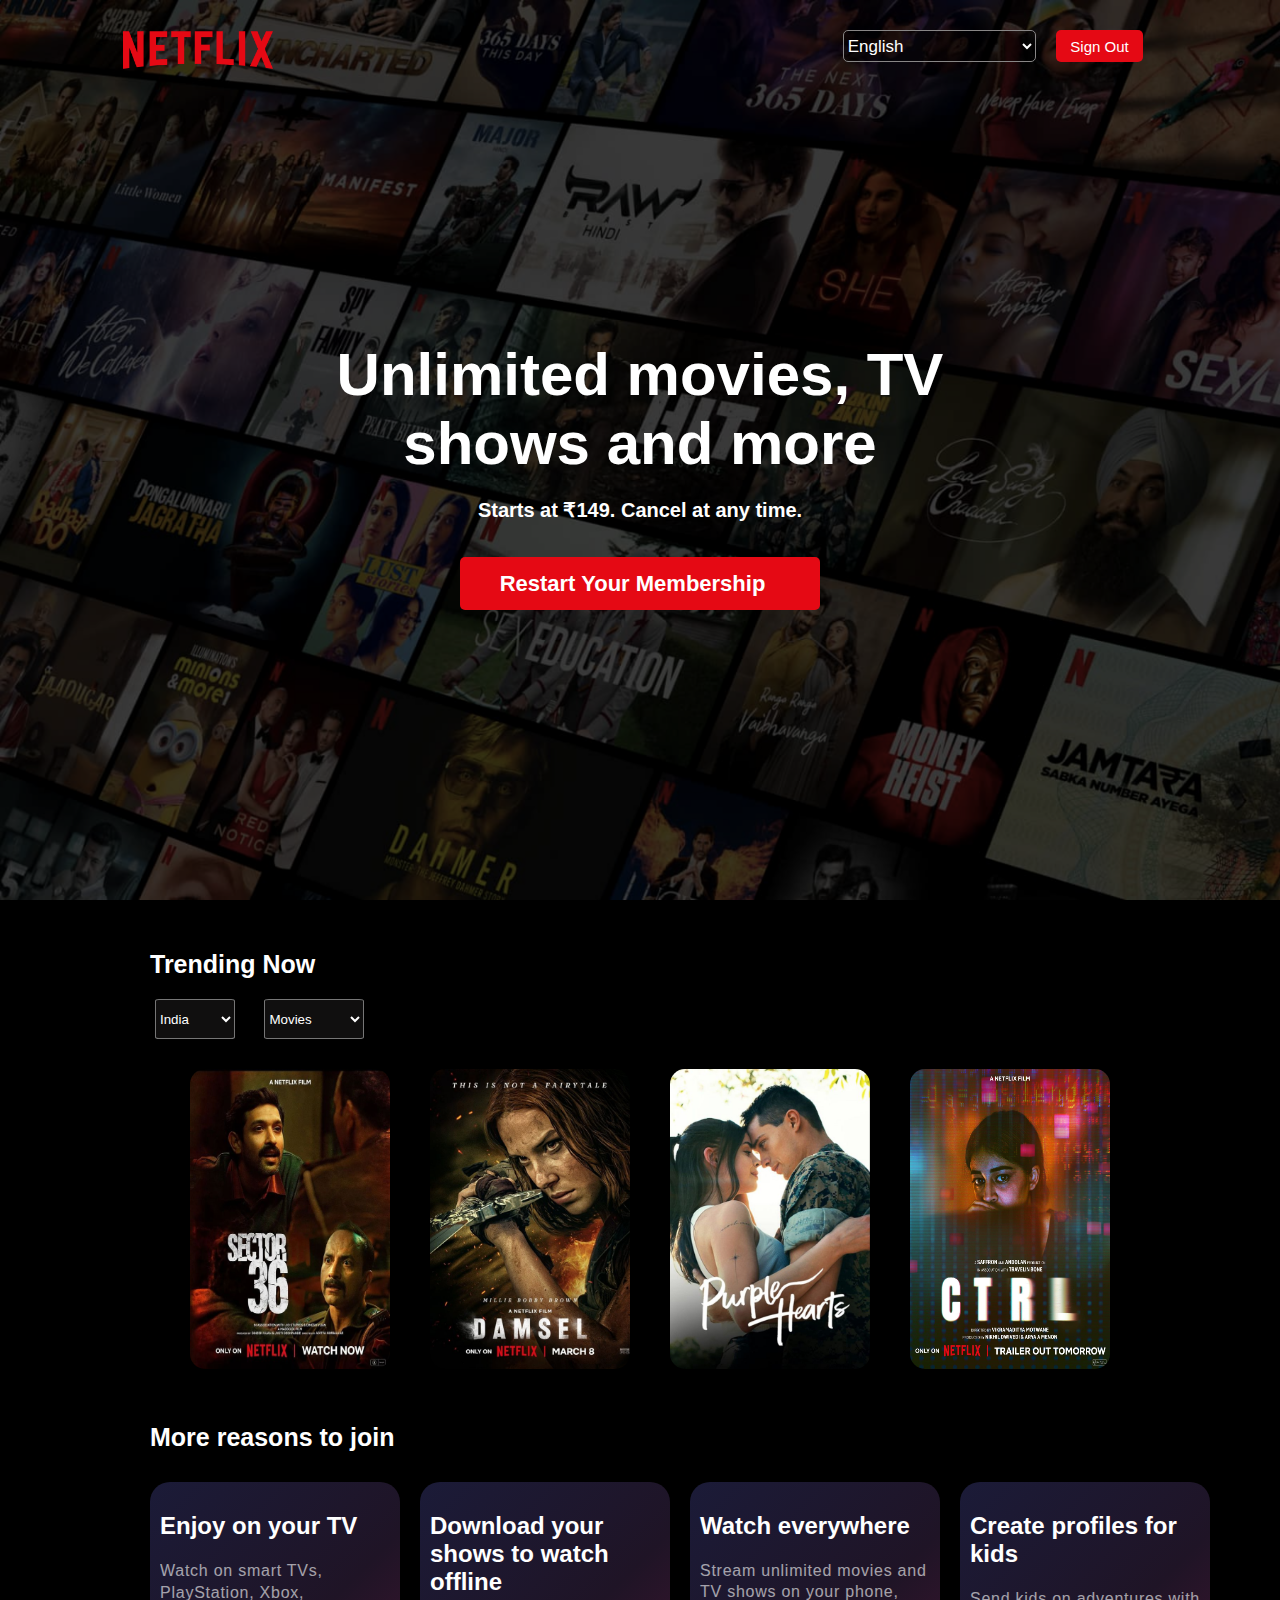
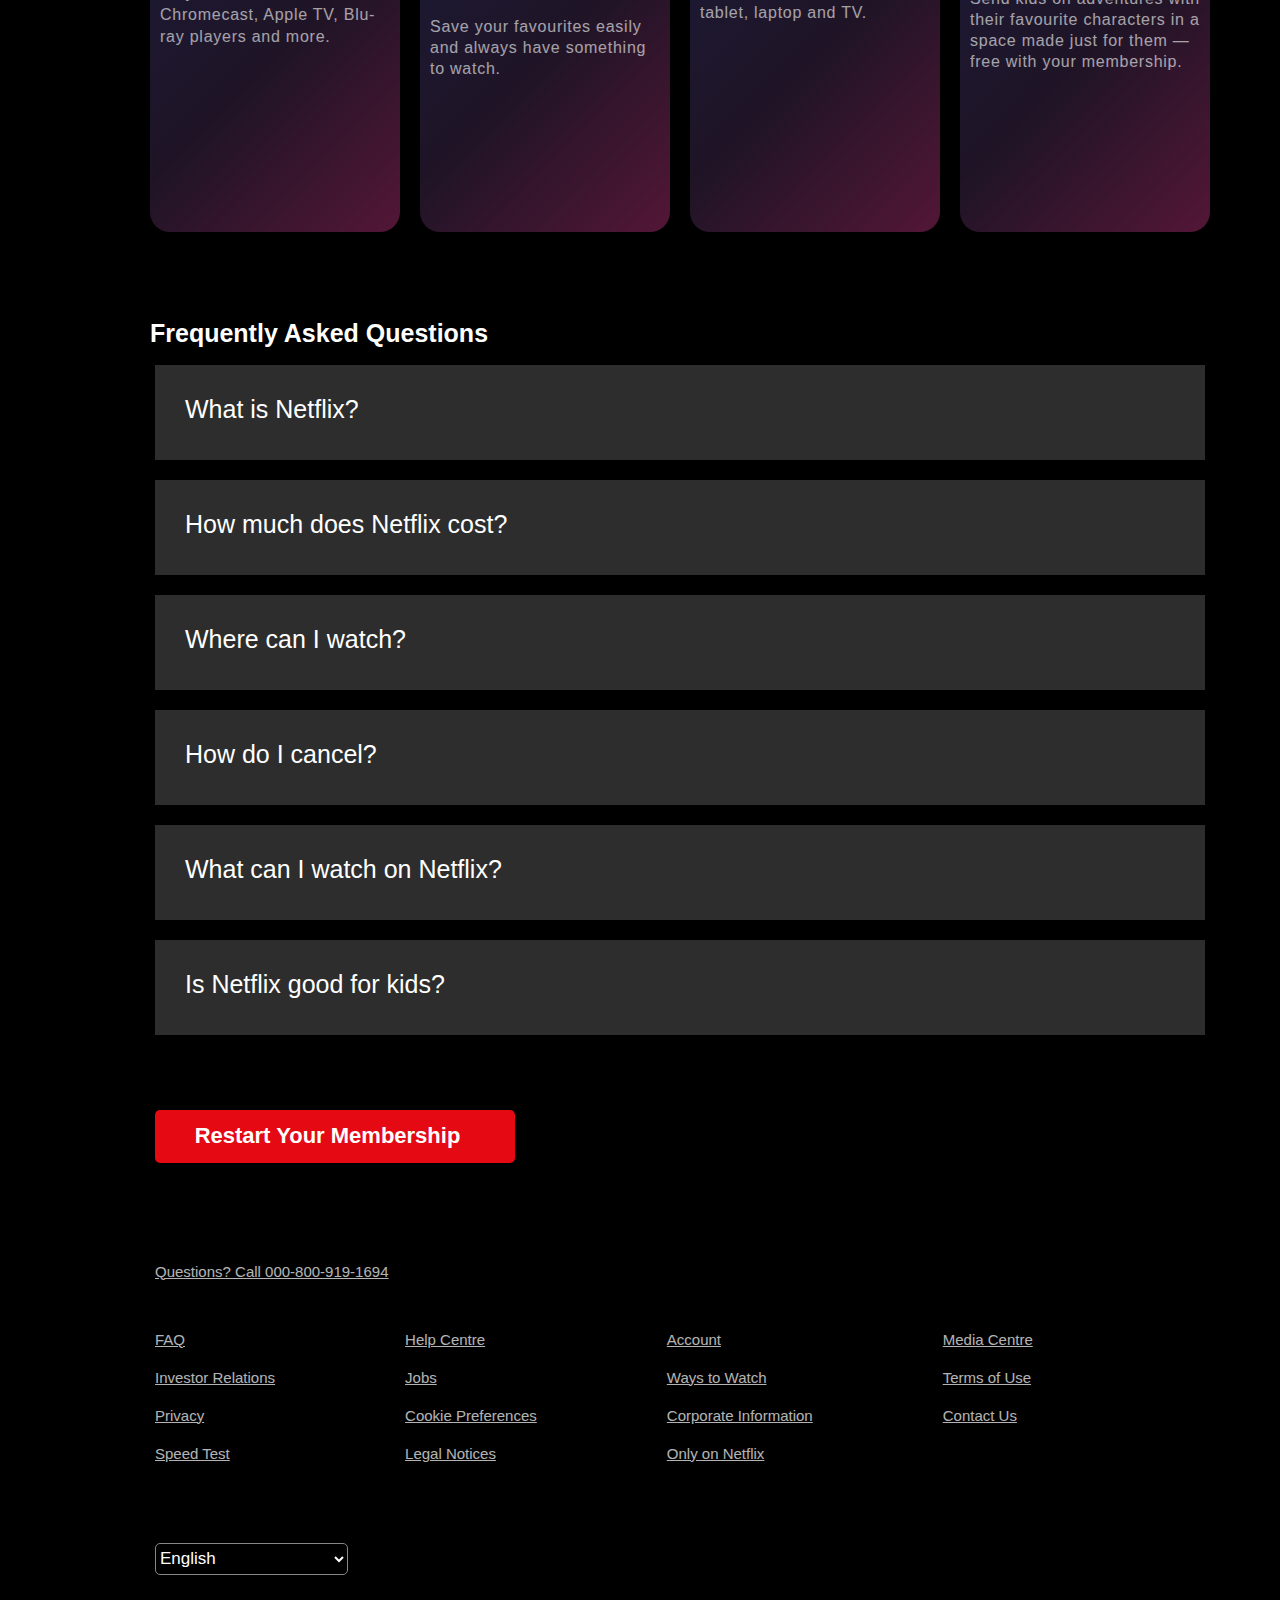
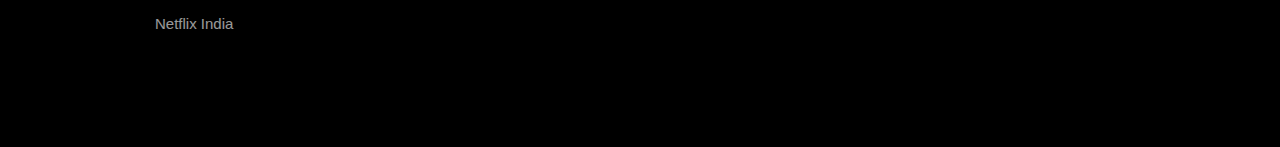
<file: netflix.html>
<!DOCTYPE html>
<html lang="en">
<head>
    <meta charset="UTF-8">
    <meta name="viewport" content="width=device-width, initial-scale=1.0">
    <link rel="icon" href="./images/favicon.ico">
    <title>Netflix India - Watch TV Shows Online, Watch Movies Online</title>
    <link rel="stylesheet" href="netflix.css">

    <link rel="stylesheet" href="https://cdnjs.cloudflare.com/ajax/libs/font-awesome/6.6.0/css/all.min.css" integrity="sha512-Kc323vGBEqzTmouAECnVceyQqyqdsSiqLQISBL29aUW4U/M7pSPA/gEUZQqv1cwx4OnYxTxve5UMg5GT6L4JJg==" crossorigin="anonymous" referrerpolicy="no-referrer" />

    <link rel="preconnect" href="https://fonts.googleapis.com">
    <link rel="preconnect" href="https://fonts.gstatic.com" crossorigin>
    <link href="https://fonts.googleapis.com/css2?family=Afacad+Flux:wght@100..1000&display=swap" rel="stylesheet">
</head>
<body>
    <div class="main">
        <div class="top-bar">
            <img src="./images/netflix.png"> 
            <select class="select">
                <option selected>English</option>
                <option style="color: black">Español</option>
                <option style="color: black">Português</option>
                <option style="color: black">Français</option>
                <option style="color: black">Svenska</option>
                <option style="color: black">Norsk bokmål</option>
                <option style="color: black">Dansk</option>
                <option style="color: black">Nederlands</option>
                <option style="color: black">Deutsch</option>
                <option style="color: black">Nederlands</option>
                <option style="color: black">Italiano</option>
                <option style="color: black">Polski</option>
                <option style="color: black">Türkçe</option>
                <option style="color: black">Romana</option>
                <option style="color: black">Bahasa Indonesia</option>
                <option style="color: black">Magyar</option>
                <option style="color: black">Cestina</option>
                <option style="color: black">Tieng Viet</option>
                <option style="color: black">हिन्दी</option>
                <option style="color: black">Melayu</option>
                <option style="color: black">Hrvatski</option>
                <option style="color: black">Filipino</option>
            </select>

            <button type="submit" class="btn">Sign Out</button>
        </div>
        <div class="info">
            <div class="box">
                <h1>Unlimited movies, TV shows and more</h1>
                <p style="font-size: 20px; font-weight: bold; margin-top: -20px; margin-bottom: 35px;">Starts at ₹149. Cancel at any time.</p>
                <button class="membership">Restart Your Membership<i class="fa-solid fa-chevron-right icon"></i></button>
            </div>
        </div>
    </div>

    <div class="below">
        <div class="random"></div>
        <h1 class="h1"style="color: white; margin-left: 150px;">Trending Now</h1>
        <select class="global" style="margin-left: 155px;">
            <option selected style="color: black;">India</option>
            <option style="color: black;">Global</option>
        </select>

        <select class="movies" style="margin-left: 25px; height: 40px; width: 100px;" >
            <option selected style="color: black;">Movies</option>
            <option style="color: black;">TV Shows</option>
        </select>

        <div class="cards">
            <div class="card-1">
                <img src="./images/sector36.jpg" class="img" style="margin-left: 20px;">
            </div>
            <div class="card-2">
                <img src="./images/damsel.jpg" class="img">
            </div>
            <div class="card-3">
                <img src="./images/purplehearts.jpg" class="img">
            </div>
            <!-- <div class="card-4">
                <img src="./images/you.png" class="img">
            </div> -->
            <div class="card-5">
                <img src="./images/ctrl.png" class="img">
            </div>
        </div>
        <h1 class="head" style="margin-left: 150px;">More reasons to join</h1>
        <div class="adv">
            <div class="adv1" style="margin-left: 50px;">
                <h2>Enjoy on your TV</h2>
                <p style="line-height: 22px;">Watch on smart TVs, PlayStation, Xbox, <br>Chromecast, Apple TV, Blu-<br>ray players and more.</p>
            </div>
            <div class="adv1">
                <h2>Download your shows to watch offline</h2>
                <p style="line-height: 21px;">Save your favourites easily <br>and always have something <br>to watch.</p>
            </div>
            <div class="adv1">
                <h2>Watch everywhere</h2>
                <p style="line-height: 21px;">Stream unlimited movies and TV shows on your phone, <br>tablet, laptop and TV.</p>
            </div>
            <div class="adv1">
                <h2>Create profiles for kids</h2>
                <p style="line-height: 21px;">Send kids on adventures with their favourite characters in a space made just for them — free with your membership.</p>
            </div>
        </div>
    </div>

    <div class="faqs">
        <div class="random2"></div>
        <h1 class="faq"style="color: white; margin-left: 150px;">Frequently Asked Questions</h1>
        <div class="faq1">
            <p>What is Netflix?</p>
            <div class="plusicon">
                <i class="fa-solid fa-plus iconsss"></i>
            </div>
        </div>
        <div class="faq1">
            <p>How much does Netflix cost?</p>
            <div class="plusicon">
                <i class="fa-solid fa-plus iconsss"></i>
            </div>
        </div>
        <div class="faq1">
            <p>Where can I watch?</p>
            <div class="plusicon">
                <i class="fa-solid fa-plus iconsss"></i>
            </div>
        </div>
        <div class="faq1">
            <p>How do I cancel?</p>
            <div class="plusicon">
                <i class="fa-solid fa-plus iconsss"></i>
            </div>
        </div>
        <div class="faq1">
            <p>What can I watch on Netflix?</p>
            <div class="plusicon">
                <i class="fa-solid fa-plus iconsss"></i>
            </div>
        </div>
        <div class="faq1">
            <p>Is Netflix good for kids?</p>
            <div class="plusicon">
                <i class="fa-solid fa-plus iconsss"></i>
            </div>
        </div>
        <button class="membership" style="margin-left: 155px; margin-top: 55px;">Restart Your Membership<i class="fa-solid fa-chevron-right icon"></i></button>
    </div>

    <div class="extra-info">
        <div class="random2"></div>
        <div class="questions" style="margin-left: 155px; margin-top: 50px;"><a href="%">Questions? Call 000-800-919-1694</a> </div>
        <div class="flexing">
            <div class="questions" style="margin-left: 155px;margin-top: 50px;">
                <div class="a"><a href="%">FAQ</a> </div>
                <div class="a"><a href="%">Investor Relations</a></div>
                <div class="a"><a href="%">Privacy</a></div>
                <div class="a"><a href="%">Speed Test</a> </div>
            </div>
            <div class="questions" style="margin-top: 50px;">
                <div class="b"><a href="%">Help Centre</a> </div>
                <div class="b"><a href="%">Jobs</a> </div>
                <div class="b"><a href="%">Cookie Preferences</a></div> 
                <div class="b"><a href="%">Legal Notices</a> </div>
            </div>
            <div class="questions" style="margin-top: 50px;">
                <div class="c"><a href="%">Account</a> </div>
                <div class="c"><a href="%">Ways to Watch</a> </div>
                <div class="c"><a href="%">Corporate Information</a> </div>
                <div class="c"><a href="%">Only on Netflix</a> </div>
            </div>
            <div class="questions" style="margin-top: 50px;">
                <div class="d"><a href="%">Media Centre</a> </div>
                <div class="d"><a href="%">Terms of Use</a></div> 
                <div class="d"><a href="%">Contact Us</a></div> 
            </div>
        </div>

        <div class="footer">
            <select class="select">
                <option selected>English</option>
                <option style="color: black">Español</option>
                <option style="color: black">Português</option>
                <option style="color: black">Français</option>
                <option style="color: black">Svenska</option>
                <option style="color: black">Norsk bokmål</option>
                <option style="color: black">Dansk</option>
                <option style="color: black">Nederlands</option>
                <option style="color: black">Deutsch</option>
                <option style="color: black">Nederlands</option>
                <option style="color: black">Italiano</option>
                <option style="color: black">Polski</option>
                <option style="color: black">Türkçe</option>
                <option style="color: black">Romana</option>
                <option style="color: black">Bahasa Indonesia</option>
                <option style="color: black">Magyar</option>
                <option style="color: black">Cestina</option>
                <option style="color: black">Tieng Viet</option>
                <option style="color: black">हिन्दी</option>
                <option style="color: black">Melayu</option>
                <option style="color: black">Hrvatski</option>
                <option style="color: black">Filipino</option>
            </select>

            <p class="end">Netflix India</p>
            <div class="random2"></div>
            <div class="random2"></div>
        </div>
    </div>
</body>
</html>
</file>
<file: netflix.css>
*{
    font-family: "Inter", sans-serif;
}

body {
    margin: 0;
}

.main{
    position: relative;
    background-image: url('./images/header-image.png');
    background-size: cover;
    height: 100vh;
}

.main::before{
    content: '';
    position: absolute;
    top: 0;
    left: 0;
    height: 100%;
    width: 100%;
    background-color: rgba(0, 0, 0, 0.7);
    z-index: 1;
}

.main img, select, button{
    position: relative;
    z-index: 2;
}    
    
img{
    height: 140px;
    width: 150px;
    margin: -20px 570px 0 10px;
}

.main{
    position: relative;
    margin: 0;
    padding: 0;
    display: flex;
    justify-content: space-evenly;
}

.top-bar{
    margin: 0 0 0 16px;
    height: 120px;
    padding: 0;
    display: flex;
    justify-content: space-evenly;
}

.select{
    height: 32px;
    width: 193px;
    margin: 30px 20px 0 0;
    border-color: rgb(136, 134, 134);
    border-radius: 5px;
    background-color: rgba(0, 0, 0, 0.3);
    color: white;
    /* background-color: black; */
    /* opacity: 0.5; */
    /* font-weight: bold; */
    font-size: 17px;
}

.btn{
    height: 32px;
    width: 87.55px;
    margin: 30px 40px 0 0;
    border-radius: 5px;
    font-size: 15px;
    background-color: #e50914;
    color: white;
    /* font-weight: bold; */
    border: #e50914;
    cursor: pointer;
}


.info {
    width: 800px; /* Set the width of your box */
    height: 300px; /* Set the height of your box */
    
    /* Centering the box */
    position: absolute; /* Position the box absolutely */
    top: 50%; /* Move the box to the center of the page */
    left: 50%;
    transform: translate(-50%, -50%); /*Offset by half its size */
    text-align: center;
    color: white;
    z-index: 2;
    font-size: 30px;
}

.membership{
    height: 53px;
    width: 360px;
    background-color: #e50914;
    border-radius: 5px;
    border: #e50914;
    font-size: 22px;
    color: white;
    font-weight: bold;
    cursor: pointer;
}

.icon{
    margin-left: 15px;
}

.h1{
    margin: 0 20px 20px 80px;
    font-size: 25px;
}

.below{
    height: 100%;
    width: 100%;
    background-color: black;
}

.random{
    height: 50px;
    width: 100px;
}

.global, .movies{
    height: 40px;
    width: 80px;
    background-color: rgba(80, 77, 77, 0.2) !important;
    color: white;
    margin: 0 0 0 80px;
    border-radius: 5%;
}

.cards{
    display: flex;
    flex-wrap: wrap;
    gap: 10px; /* Space between images */
    justify-content: center;
    margin-left: 30px;
}

.img{
    height: 300px;
    width: 200px;
    margin: 30px 30px 30px 0;
    border-radius: 15px;
    max-width: 100%;
    flex: 1 1 200px;
    cursor: pointer;
}

.img:hover{
    transform: scale(1.1, 1.1);
}

.head{
    color: white;
    font-size: 25px;
    margin: 20px 20px 20px 80px;
}

.adv{
    display: flex;
    flex-wrap: wrap;
    margin-left: 100px;
}

.adv1{
    height: 330px;
    width: 230px;
    background: linear-gradient(135deg, #1b1b38, #1f1426, #531636);
    margin: 10px 20px 20px 0;
    border-radius: 20px;
    padding: 10px;
}

.adv1 h2{
    color: white;
}

.adv1 p{
    color: white;
    opacity: 0.6;
    letter-spacing: 0.75px;
}

.faqs{
    height: 100%;
    width: 100%;
    background-color: black;
    display: flex;
    flex-direction: column;
}

.random2{
    height: 50px;
    width: 100px;
}

.faq{
    font-size: 25px;
}

.faq1{
    margin-left: 155px;
    margin-bottom: 20px;
    height: 95px;
    width: 1050px;
    background-color: rgba(45,45,45,255);
    cursor: pointer;
}

.faq1 p{
    font-size: 25px;
    margin: 30px 0 0 30px; 
    color: white;
}

.faq1:hover{
    background-color: rgba(63,63,63,255);
}

.plusicon .iconsss{
    font-size: 40px;
    font-weight: 100;
    color: white;
    margin-top: -30px;
    margin-right: 40px;
}

.plusicon{
    display: flex;
    justify-content: flex-end;
    align-items: center;
}

.extra-info{
    height: 100%;
    width: 100%;
    background-color: black;
}

.questions a{
    color: white;
    opacity: 0.7;
    font-size: 15px;
    margin-right: 130px;
    cursor: pointer;
}

.flexing{
    display: flex;
}

.questions .a, .b, .c, .d{
    margin-bottom: 20px;
}

.footer{
    margin-left: 155px;
    margin-top: 30px;
}

.end{
    color: white;
    opacity: 0.6;
    font-size: 15px;
    margin-top: 40px;
}

.questions .none{
    text-decoration: none;
}

.membership:hover{
    background-color: #e50929;
}

.btn:hover{
    background-color: #e50939;
}
</file>
